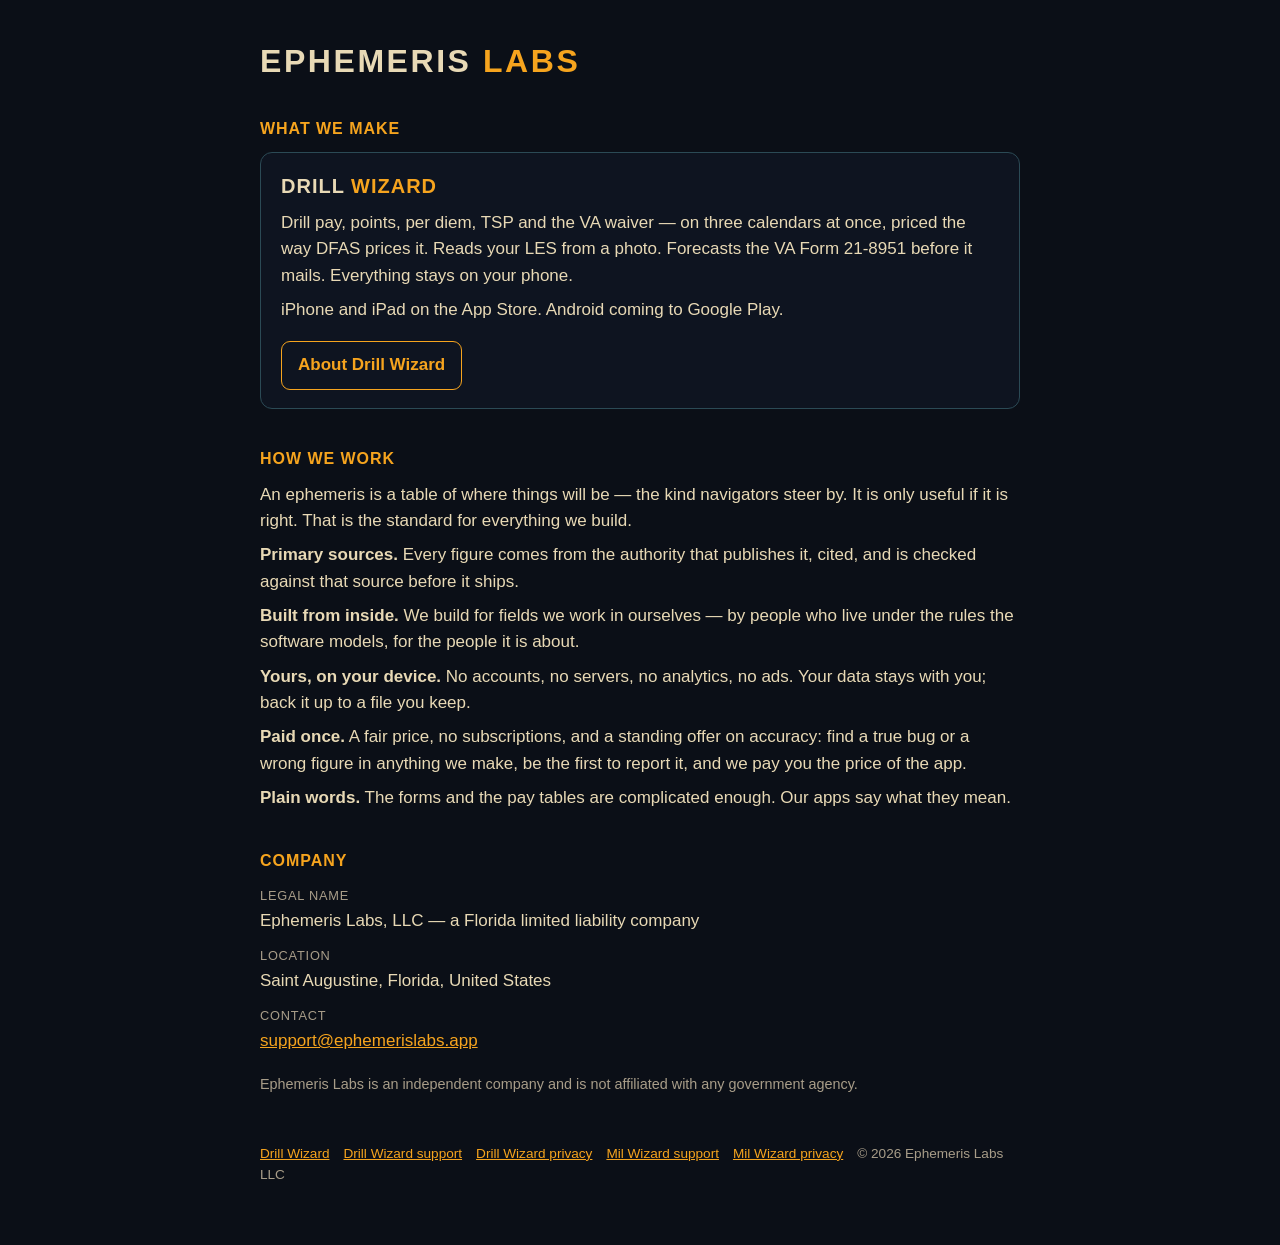
<file: index.html>
<!doctype html>
<html lang="en"><head><meta charset="utf-8"><meta name="viewport" content="width=device-width,initial-scale=1">
<title>Ephemeris Labs LLC</title>
<meta name="description" content="Ephemeris Labs LLC, Saint Augustine, Florida.">
<style>
body{margin:0;background:#0b0f17;color:#e8d9b5;font:17px/1.55 -apple-system,BlinkMacSystemFont,"Segoe UI",Helvetica,Arial,sans-serif}
main{max-width:760px;margin:0 auto;padding:44px 22px 60px}
h1{font-size:2rem;letter-spacing:.08em;text-transform:uppercase;margin:0;line-height:1.1}
h1 b{color:#f6a41e;font-weight:inherit}
.tag{color:#a89d89;font-size:1.05rem;margin:14px 0 34px}
h2{font-size:1rem;letter-spacing:.06em;text-transform:uppercase;color:#f6a41e;margin:38px 0 10px}
p{margin:8px 0}
a{color:#f6a41e}
.product{border:1px solid #2b4a55;border-radius:12px;padding:18px 20px;background:#0e1420}
.product h3{margin:0 0 6px;font-size:1.25rem;letter-spacing:.05em;text-transform:uppercase}
.product h3 b{color:#f6a41e;font-weight:inherit}
.product p{color:#e8d9b5}
.more{display:inline-block;margin-top:10px;padding:10px 16px;border:1px solid #f6a41e;border-radius:9px;text-decoration:none;font-weight:600}
dl{margin:0}dt{color:#a89d89;font-size:.8rem;letter-spacing:.06em;text-transform:uppercase;margin-top:12px}dd{margin:2px 0 0}
footer{margin-top:48px;color:#a89d89;font-size:.85rem}
footer a{margin-right:14px}
</style></head><body><main>
<h1 style="margin-bottom:34px">Ephemeris <b>Labs</b></h1>

<h2>What we make</h2>
<div class="product">
  <h3>Drill <b>Wizard</b></h3>
  <p>Drill pay, points, per diem, TSP and the VA waiver — on three calendars at once, priced the way DFAS prices it. Reads your LES from a photo. Forecasts the VA Form 21-8951 before it mails. Everything stays on your phone.</p>
  <p>iPhone and iPad on the App Store. Android coming to Google Play.</p>
  <a class="more" href="drillwizard.html">About Drill Wizard</a>
</div>

<h2>How we work</h2>
<p>An ephemeris is a table of where things will be — the kind navigators steer by. It is only useful if it is right. That is the standard for everything we build.</p>
<p><strong>Primary sources.</strong> Every figure comes from the authority that publishes it, cited, and is checked against that source before it ships.</p>
<p><strong>Built from inside.</strong> We build for fields we work in ourselves — by people who live under the rules the software models, for the people it is about.</p>
<p><strong>Yours, on your device.</strong> No accounts, no servers, no analytics, no ads. Your data stays with you; back it up to a file you keep.</p>
<p><strong>Paid once.</strong> A fair price, no subscriptions, and a standing offer on accuracy: find a true bug or a wrong figure in anything we make, be the first to report it, and we pay you the price of the app.</p>
<p><strong>Plain words.</strong> The forms and the pay tables are complicated enough. Our apps say what they mean.</p>

<h2>Company</h2>
<dl>
<dt>Legal name</dt><dd>Ephemeris Labs, LLC — a Florida limited liability company</dd>
<dt>Location</dt><dd>Saint Augustine, Florida, United States</dd>
<dt>Contact</dt><dd><a href="mailto:support@ephemerislabs.app">support@ephemerislabs.app</a></dd>
</dl>
<p style="margin-top:18px;color:#a89d89;font-size:.9rem">Ephemeris Labs is an independent company and is not affiliated with any government agency.</p>

<footer><a href="drillwizard.html">Drill Wizard</a><a href="support.html">Drill Wizard support</a><a href="privacy.html">Drill Wizard privacy</a><a href="milwizard-support.html">Mil Wizard support</a><a href="milwizard-privacy.html">Mil Wizard privacy</a>© 2026 Ephemeris Labs LLC</footer>
</main></body></html>
</file>
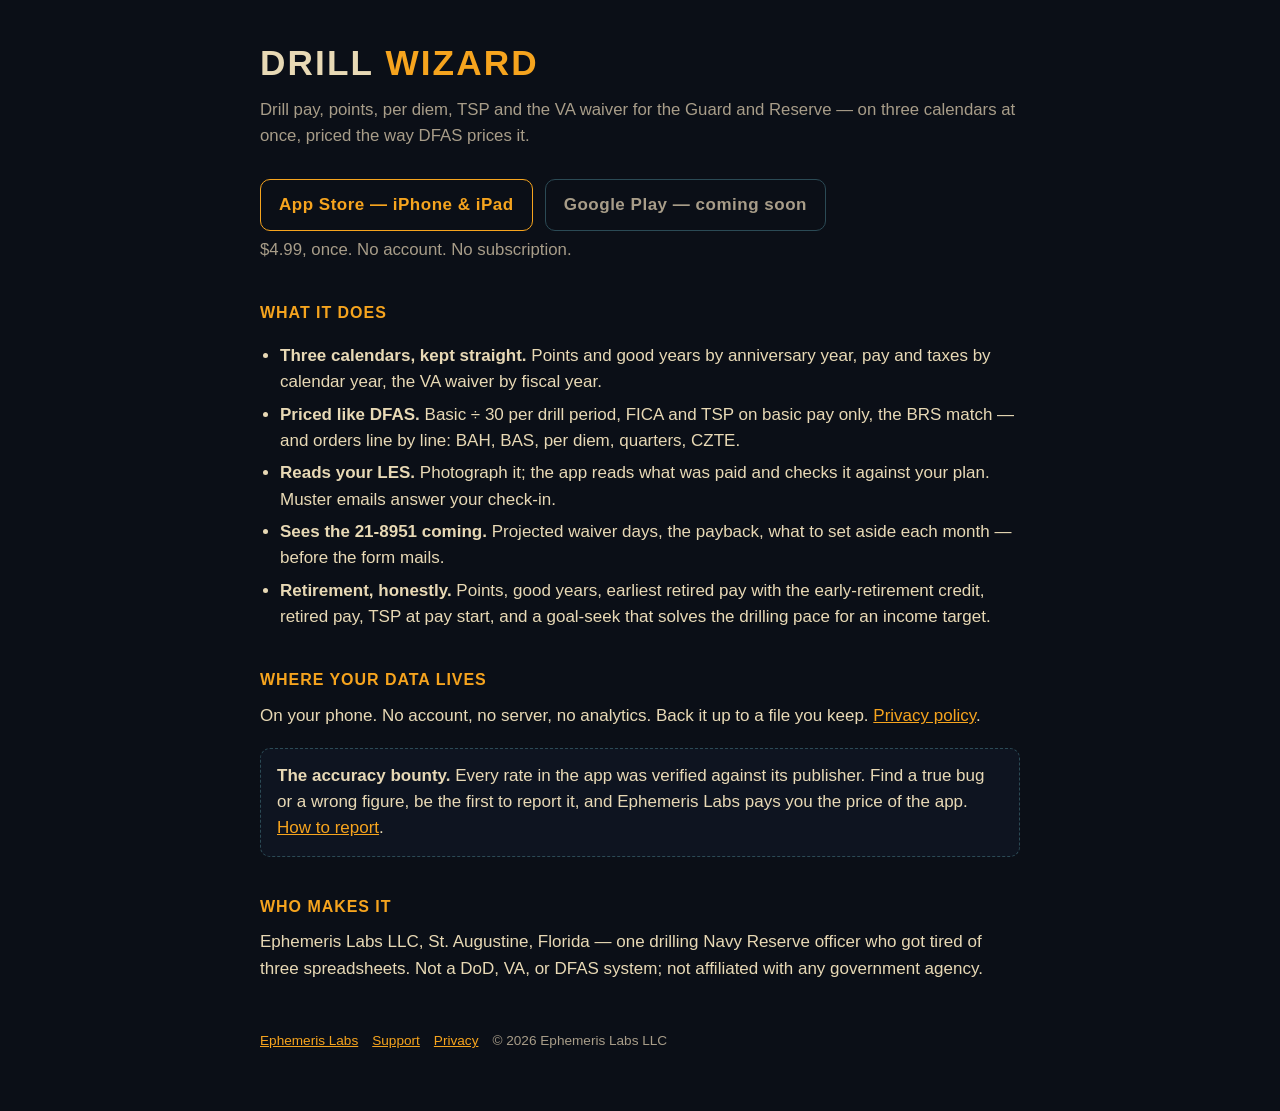
<file: drillwizard.html>
<!doctype html>
<html lang="en"><head><meta charset="utf-8"><meta name="viewport" content="width=device-width,initial-scale=1">
<title>Drill Wizard — drill pay, points, per diem, TSP and the VA waiver for the Guard and Reserve</title>
<meta name="description" content="Drill Wizard prices drill pay the way DFAS does, reads your LES from a photo, and forecasts the VA Form 21-8951 before it mails. Everything stays on your phone.">
<style>
body{margin:0;background:#0b0f17;color:#e8d9b5;font:17px/1.55 -apple-system,BlinkMacSystemFont,"Segoe UI",Helvetica,Arial,sans-serif}
main{max-width:760px;margin:0 auto;padding:44px 22px 60px}
h1{font-size:2.2rem;letter-spacing:.06em;text-transform:uppercase;margin:0;line-height:1.1}
h1 b{color:#f6a41e;font-weight:inherit}
.tag{color:#a89d89;font-size:1.05rem;margin:14px 0 30px}
h2{font-size:1rem;letter-spacing:.06em;text-transform:uppercase;color:#f6a41e;margin:38px 0 10px}
p{margin:8px 0}
a{color:#f6a41e}
ul{padding-left:20px}
li{margin:6px 0}
.stores{display:flex;gap:12px;flex-wrap:wrap;margin:22px 0 6px}
.store{display:inline-block;padding:12px 18px;border:1px solid #f6a41e;border-radius:10px;color:#f6a41e;text-decoration:none;font-weight:600;letter-spacing:.03em}
.store.soon{border-color:#2b4a55;color:#a89d89}
.bounty{border:1px dashed #2b4a55;border-radius:10px;padding:14px 16px;background:#0e1420;margin-top:18px}
footer{margin-top:48px;color:#a89d89;font-size:.85rem}
footer a{margin-right:14px}
</style></head><body><main>
<h1>Drill <b>Wizard</b></h1>
<p class="tag">Drill pay, points, per diem, TSP and the VA waiver for the Guard and Reserve — on three calendars at once, priced the way DFAS prices it.</p>

<div class="stores">
  <a class="store" href="#" id="ios">App Store — iPhone &amp; iPad</a>
  <a class="store soon" href="#" id="android">Google Play — coming soon</a>
</div>
<p class="tag" style="margin-top:6px">$4.99, once. No account. No subscription.</p>

<h2>What it does</h2>
<ul>
<li><strong>Three calendars, kept straight.</strong> Points and good years by anniversary year, pay and taxes by calendar year, the VA waiver by fiscal year.</li>
<li><strong>Priced like DFAS.</strong> Basic ÷ 30 per drill period, FICA and TSP on basic pay only, the BRS match — and orders line by line: BAH, BAS, per diem, quarters, CZTE.</li>
<li><strong>Reads your LES.</strong> Photograph it; the app reads what was paid and checks it against your plan. Muster emails answer your check-in.</li>
<li><strong>Sees the 21-8951 coming.</strong> Projected waiver days, the payback, what to set aside each month — before the form mails.</li>
<li><strong>Retirement, honestly.</strong> Points, good years, earliest retired pay with the early-retirement credit, retired pay, TSP at pay start, and a goal-seek that solves the drilling pace for an income target.</li>
</ul>

<h2>Where your data lives</h2>
<p>On your phone. No account, no server, no analytics. Back it up to a file you keep. <a href="privacy.html">Privacy policy</a>.</p>

<div class="bounty"><strong>The accuracy bounty.</strong> Every rate in the app was verified against its publisher. Find a true bug or a wrong figure, be the first to report it, and Ephemeris Labs pays you the price of the app. <a href="support.html">How to report</a>.</div>

<h2>Who makes it</h2>
<p>Ephemeris Labs LLC, St. Augustine, Florida — one drilling Navy Reserve officer who got tired of three spreadsheets. Not a DoD, VA, or DFAS system; not affiliated with any government agency.</p>

<footer><a href="index.html">Ephemeris Labs</a><a href="support.html">Support</a><a href="privacy.html">Privacy</a>© 2026 Ephemeris Labs LLC</footer>
</main></body></html>
</file>
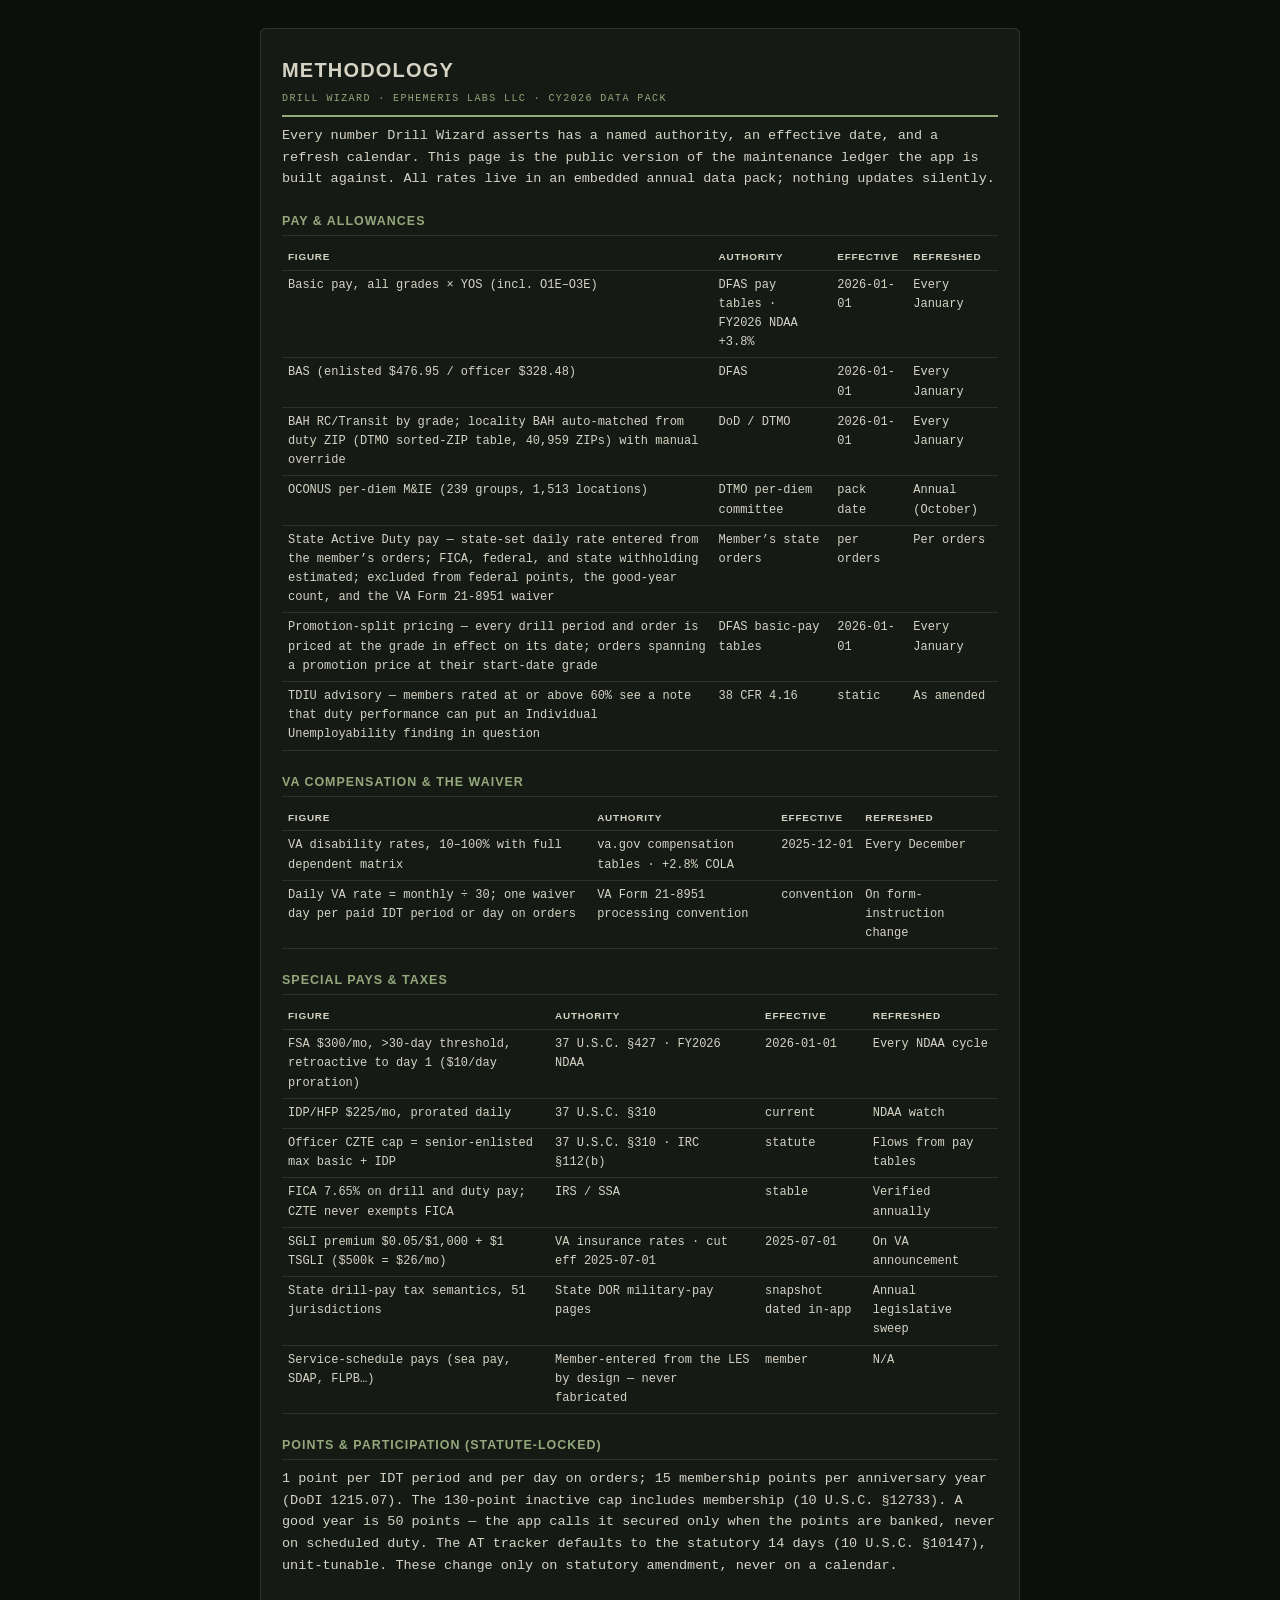
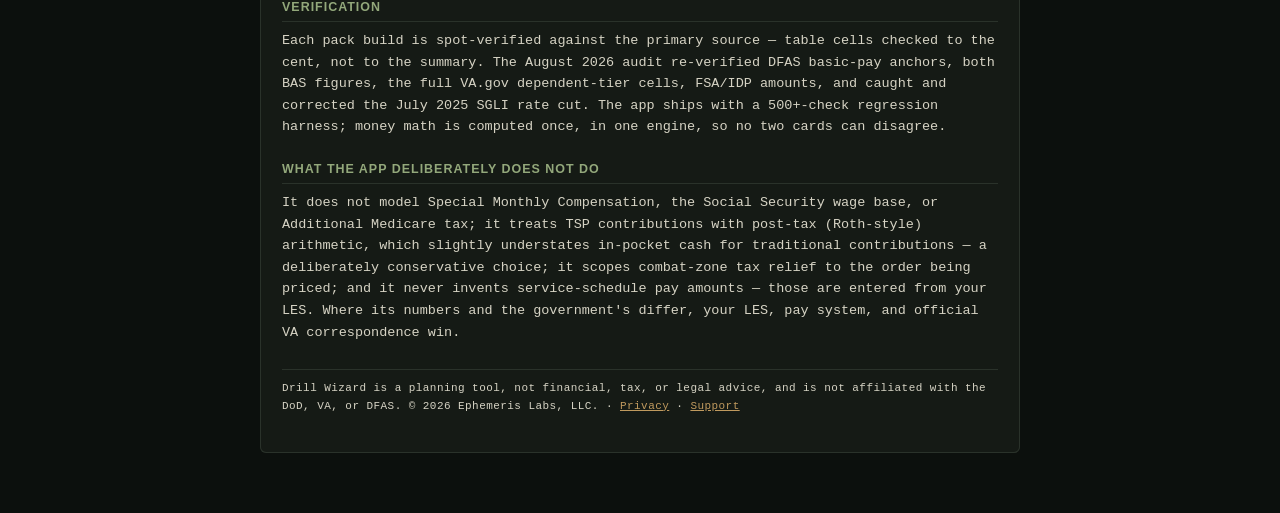
<file: methodology.html>
<!doctype html><html lang="en"><head><meta charset="utf-8">
<meta name="viewport" content="width=device-width,initial-scale=1,viewport-fit=cover">
<title>Methodology — Drill Wizard</title>
<style>
:root{--night:#0C100D;--ink:#D6D3C4;--paper:#151A15;--rule:#2A322A;--rust:#C09A5E;
--mono:ui-monospace,"SF Mono",Menlo,Consolas,monospace;
--disp:-apple-system,"Helvetica Neue",Arial,sans-serif}
*{box-sizing:border-box;margin:0}
body{background:var(--night);font-family:var(--mono);padding:28px 14px 60px;display:flex;flex-direction:column;align-items:center}
.paper{background:var(--paper);color:var(--ink);max-width:760px;width:100%;border-radius:6px;
padding:26px 22px 30px;box-shadow:0 0 0 1px var(--rule) inset;font-size:13.5px;line-height:1.6}
.head{font-family:var(--disp);font-weight:800;letter-spacing:.06em;font-size:1.25rem;text-transform:uppercase;
border-bottom:2px solid var(--ink);padding-bottom:8px}
.head span{display:block;font-family:var(--mono);font-weight:400;font-size:10px;letter-spacing:.14em;margin-top:5px}
h2{font-family:var(--disp);font-weight:800;letter-spacing:.08em;text-transform:uppercase;font-size:.78rem;
margin:22px 0 6px;border-bottom:1px solid var(--ink);padding-bottom:3px}
p{margin:8px 0}
a{color:var(--rust)}
table{width:100%;border-collapse:collapse;margin:8px 0;font-size:12px}
th,td{text-align:left;padding:5px 6px;border-bottom:1px solid var(--rule);vertical-align:top}
th{font-family:var(--disp);font-weight:800;font-size:.62rem;letter-spacing:.08em;text-transform:uppercase}
.foot{margin-top:26px;padding-top:10px;border-top:1px solid var(--rule);font-size:11px;letter-spacing:.04em}
@media print{body{background:#fff;padding:0}.paper{box-shadow:none;background:#fff}}
h2{color:#93A87B;border-bottom-color:#2A322A}
.head{border-bottom-color:#93A87B}
.head span{color:#93A87B}
body > p{color:#5E6B5E}
p.hint{color:#5E6B5E;font-size:11px}
</style></head><body>
<article class="paper">
<div class="head">Methodology<span>DRILL WIZARD · EPHEMERIS LABS LLC · CY2026 DATA PACK</span></div>

<p>Every number Drill Wizard asserts has a named authority, an effective date, and a refresh calendar. This page is the public version of the maintenance ledger the app is built against. All rates live in an embedded annual data pack; nothing updates silently.</p>

<h2>Pay &amp; allowances</h2>
<table><tbody>
<tr><th>Figure</th><th>Authority</th><th>Effective</th><th>Refreshed</th></tr>
<tr><td>Basic pay, all grades × YOS (incl. O1E–O3E)</td><td>DFAS pay tables · FY2026 NDAA +3.8%</td><td>2026-01-01</td><td>Every January</td></tr>
<tr><td>BAS (enlisted $476.95 / officer $328.48)</td><td>DFAS</td><td>2026-01-01</td><td>Every January</td></tr>
<tr><td>BAH RC/Transit by grade; locality BAH auto-matched from duty ZIP (DTMO sorted-ZIP table, 40,959 ZIPs) with manual override</td><td>DoD / DTMO</td><td>2026-01-01</td><td>Every January</td></tr>
<tr><td>OCONUS per-diem M&amp;IE (239 groups, 1,513 locations)</td><td>DTMO per-diem committee</td><td>pack date</td><td>Annual (October)</td></tr>
<tr><td>State Active Duty pay — state-set daily rate entered from the member’s orders; FICA, federal, and state withholding estimated; excluded from federal points, the good-year count, and the VA Form 21-8951 waiver</td><td>Member’s state orders</td><td>per orders</td><td>Per orders</td></tr>
<tr><td>Promotion-split pricing — every drill period and order is priced at the grade in effect on its date; orders spanning a promotion price at their start-date grade</td><td>DFAS basic-pay tables</td><td>2026-01-01</td><td>Every January</td></tr>
<tr><td>TDIU advisory — members rated at or above 60% see a note that duty performance can put an Individual Unemployability finding in question</td><td>38 CFR 4.16</td><td>static</td><td>As amended</td></tr>
</tbody></table>

<h2>VA compensation &amp; the waiver</h2>
<table><tbody>
<tr><th>Figure</th><th>Authority</th><th>Effective</th><th>Refreshed</th></tr>
<tr><td>VA disability rates, 10–100% with full dependent matrix</td><td>va.gov compensation tables · +2.8% COLA</td><td>2025-12-01</td><td>Every December</td></tr>
<tr><td>Daily VA rate = monthly ÷ 30; one waiver day per paid IDT period or day on orders</td><td>VA Form 21-8951 processing convention</td><td>convention</td><td>On form-instruction change</td></tr>
</tbody></table>

<h2>Special pays &amp; taxes</h2>
<table><tbody>
<tr><th>Figure</th><th>Authority</th><th>Effective</th><th>Refreshed</th></tr>
<tr><td>FSA $300/mo, &gt;30-day threshold, retroactive to day 1 ($10/day proration)</td><td>37 U.S.C. §427 · FY2026 NDAA</td><td>2026-01-01</td><td>Every NDAA cycle</td></tr>
<tr><td>IDP/HFP $225/mo, prorated daily</td><td>37 U.S.C. §310</td><td>current</td><td>NDAA watch</td></tr>
<tr><td>Officer CZTE cap = senior-enlisted max basic + IDP</td><td>37 U.S.C. §310 · IRC §112(b)</td><td>statute</td><td>Flows from pay tables</td></tr>
<tr><td>FICA 7.65% on drill and duty pay; CZTE never exempts FICA</td><td>IRS / SSA</td><td>stable</td><td>Verified annually</td></tr>
<tr><td>SGLI premium $0.05/$1,000 + $1 TSGLI ($500k = $26/mo)</td><td>VA insurance rates · cut eff 2025-07-01</td><td>2025-07-01</td><td>On VA announcement</td></tr>
<tr><td>State drill-pay tax semantics, 51 jurisdictions</td><td>State DOR military-pay pages</td><td>snapshot dated in-app</td><td>Annual legislative sweep</td></tr>
<tr><td>Service-schedule pays (sea pay, SDAP, FLPB…)</td><td>Member-entered from the LES by design — never fabricated</td><td>member</td><td>N/A</td></tr>
</tbody></table>

<h2>Points &amp; participation (statute-locked)</h2>
<p>1 point per IDT period and per day on orders; 15 membership points per anniversary year (DoDI 1215.07). The 130-point inactive cap includes membership (10 U.S.C. §12733). A good year is 50 points — the app calls it secured only when the points are banked, never on scheduled duty. The AT tracker defaults to the statutory 14 days (10 U.S.C. §10147), unit-tunable. These change only on statutory amendment, never on a calendar.</p>

<h2>Verification</h2>
<p>Each pack build is spot-verified against the primary source — table cells checked to the cent, not to the summary. The August 2026 audit re-verified DFAS basic-pay anchors, both BAS figures, the full VA.gov dependent-tier cells, FSA/IDP amounts, and caught and corrected the July 2025 SGLI rate cut. The app ships with a 500+-check regression harness; money math is computed once, in one engine, so no two cards can disagree.</p>

<h2>What the app deliberately does not do</h2>
<p>It does not model Special Monthly Compensation, the Social Security wage base, or Additional Medicare tax; it treats TSP contributions with post-tax (Roth-style) arithmetic, which slightly understates in-pocket cash for traditional contributions — a deliberately conservative choice; it scopes combat-zone tax relief to the order being priced; and it never invents service-schedule pay amounts — those are entered from your LES. Where its numbers and the government's differ, your LES, pay system, and official VA correspondence win.</p>

<p class="foot">Drill Wizard is a planning tool, not financial, tax, or legal advice, and is not affiliated with the DoD, VA, or DFAS. © 2026 Ephemeris Labs, LLC. · <a href="privacy.html">Privacy</a> · <a href="support.html">Support</a></p>
</article></body></html>
</file>
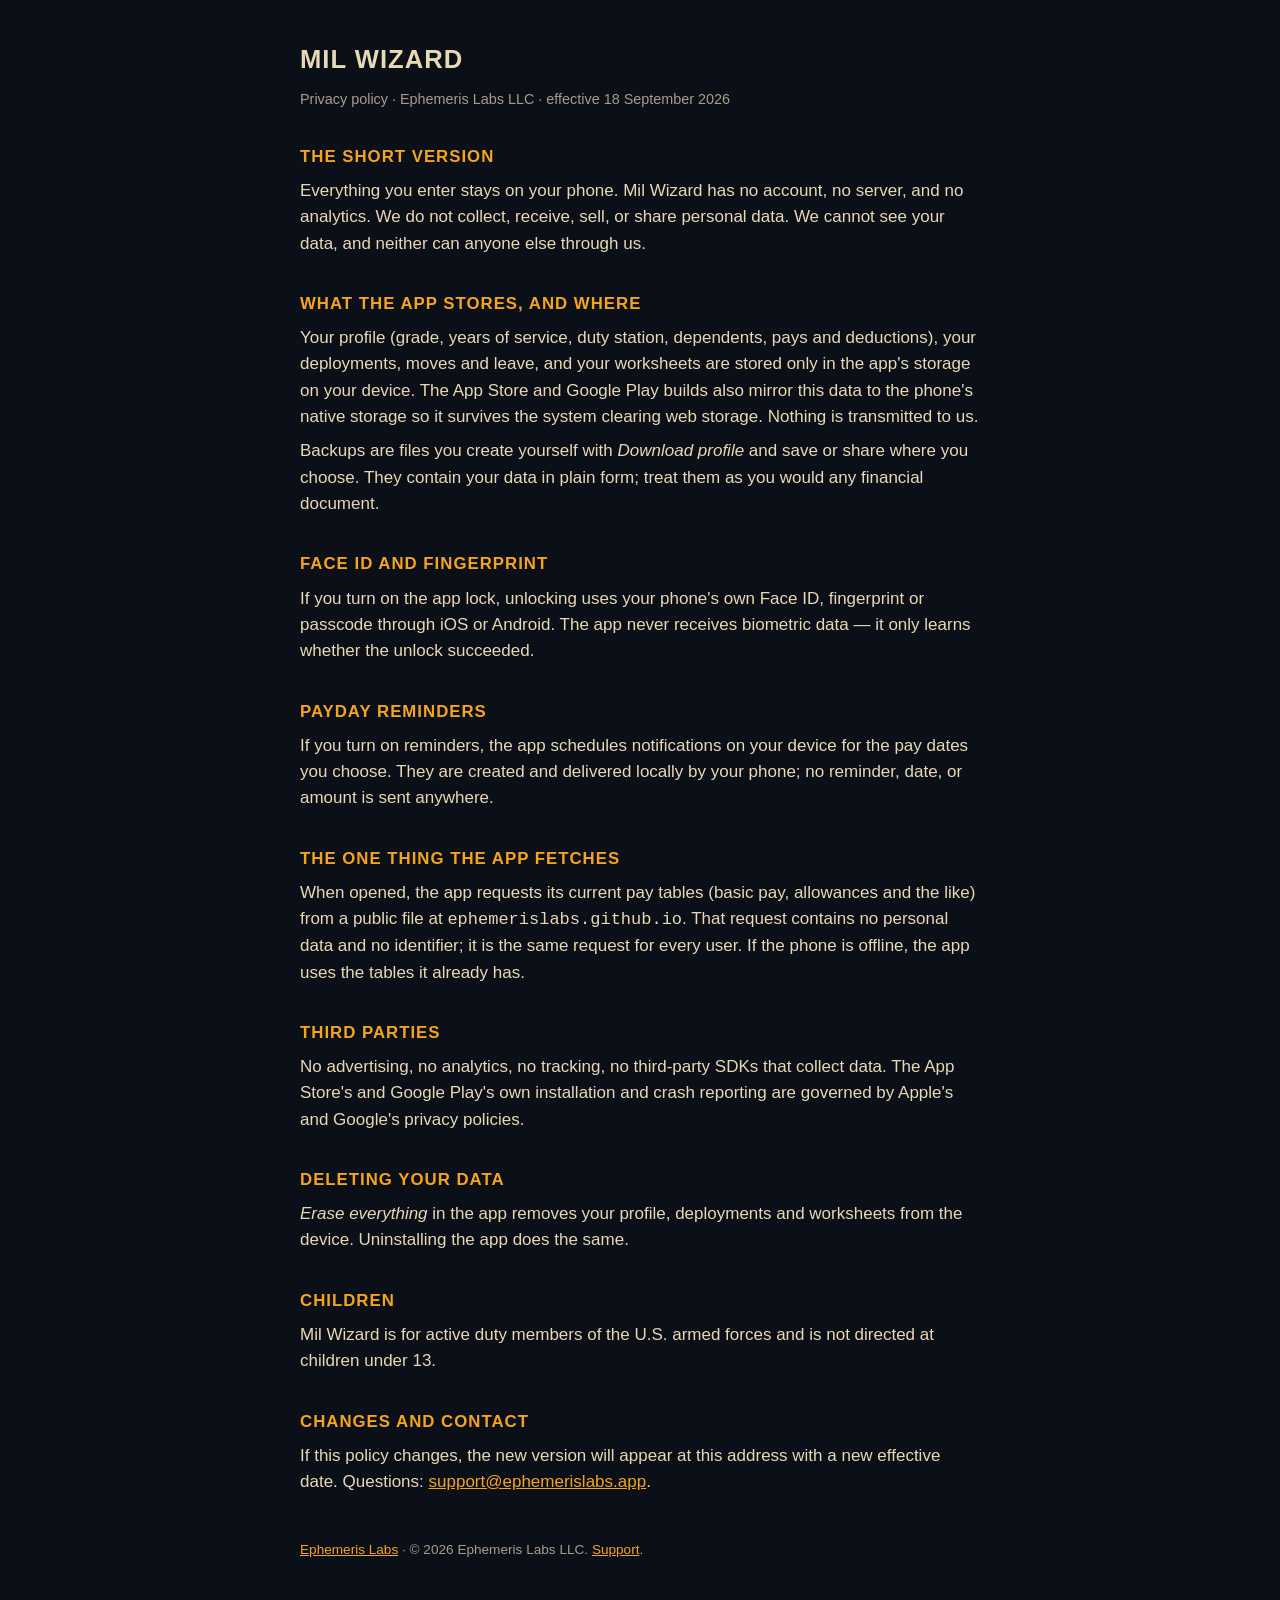
<file: milwizard-privacy.html>
<!doctype html>
<html lang="en"><head><meta charset="utf-8"><meta name="viewport" content="width=device-width,initial-scale=1">
<title>Mil Wizard — Privacy Policy</title>
<style>
body{margin:0;background:#0b0f17;color:#e8d9b5;font:17px/1.55 -apple-system,BlinkMacSystemFont,"Segoe UI",Helvetica,Arial,sans-serif}
main{max-width:680px;margin:0 auto;padding:40px 22px 60px}
h1{font-size:1.6rem;letter-spacing:.04em;text-transform:uppercase;margin:0 0 6px}
h2{font-size:1.05rem;letter-spacing:.06em;text-transform:uppercase;color:#f6a41e;margin:34px 0 8px}
a{color:#f6a41e}
p{margin:8px 0}
.sub{color:#a89d89;font-size:.9rem}
li{margin:4px 0}
footer{margin-top:44px;color:#a89d89;font-size:.85rem}
</style></head><body><main>
<h1>Mil Wizard</h1>
<p class="sub">Privacy policy · Ephemeris Labs LLC · effective 18 September 2026</p>

<h2>The short version</h2>
<p>Everything you enter stays on your phone. Mil Wizard has no account, no server, and no analytics. We do not collect, receive, sell, or share personal data. We cannot see your data, and neither can anyone else through us.</p>

<h2>What the app stores, and where</h2>
<p>Your profile (grade, years of service, duty station, dependents, pays and deductions), your deployments, moves and leave, and your worksheets are stored only in the app's storage on your device. The App Store and Google Play builds also mirror this data to the phone's native storage so it survives the system clearing web storage. Nothing is transmitted to us.</p>
<p>Backups are files you create yourself with <em>Download profile</em> and save or share where you choose. They contain your data in plain form; treat them as you would any financial document.</p>

<h2>Face ID and fingerprint</h2>
<p>If you turn on the app lock, unlocking uses your phone's own Face ID, fingerprint or passcode through iOS or Android. The app never receives biometric data — it only learns whether the unlock succeeded.</p>

<h2>Payday reminders</h2>
<p>If you turn on reminders, the app schedules notifications on your device for the pay dates you choose. They are created and delivered locally by your phone; no reminder, date, or amount is sent anywhere.</p>

<h2>The one thing the app fetches</h2>
<p>When opened, the app requests its current pay tables (basic pay, allowances and the like) from a public file at <code>ephemerislabs.github.io</code>. That request contains no personal data and no identifier; it is the same request for every user. If the phone is offline, the app uses the tables it already has.</p>

<h2>Third parties</h2>
<p>No advertising, no analytics, no tracking, no third-party SDKs that collect data. The App Store's and Google Play's own installation and crash reporting are governed by Apple's and Google's privacy policies.</p>

<h2>Deleting your data</h2>
<p><em>Erase everything</em> in the app removes your profile, deployments and worksheets from the device. Uninstalling the app does the same.</p>

<h2>Children</h2>
<p>Mil Wizard is for active duty members of the U.S. armed forces and is not directed at children under 13.</p>

<h2>Changes and contact</h2>
<p>If this policy changes, the new version will appear at this address with a new effective date. Questions: <a href="mailto:support@ephemerislabs.app">support@ephemerislabs.app</a>.</p>

<footer><a href="index.html">Ephemeris Labs</a> · © 2026 Ephemeris Labs LLC. <a href="milwizard-support.html">Support</a>.</footer>
</main></body></html>
</file>
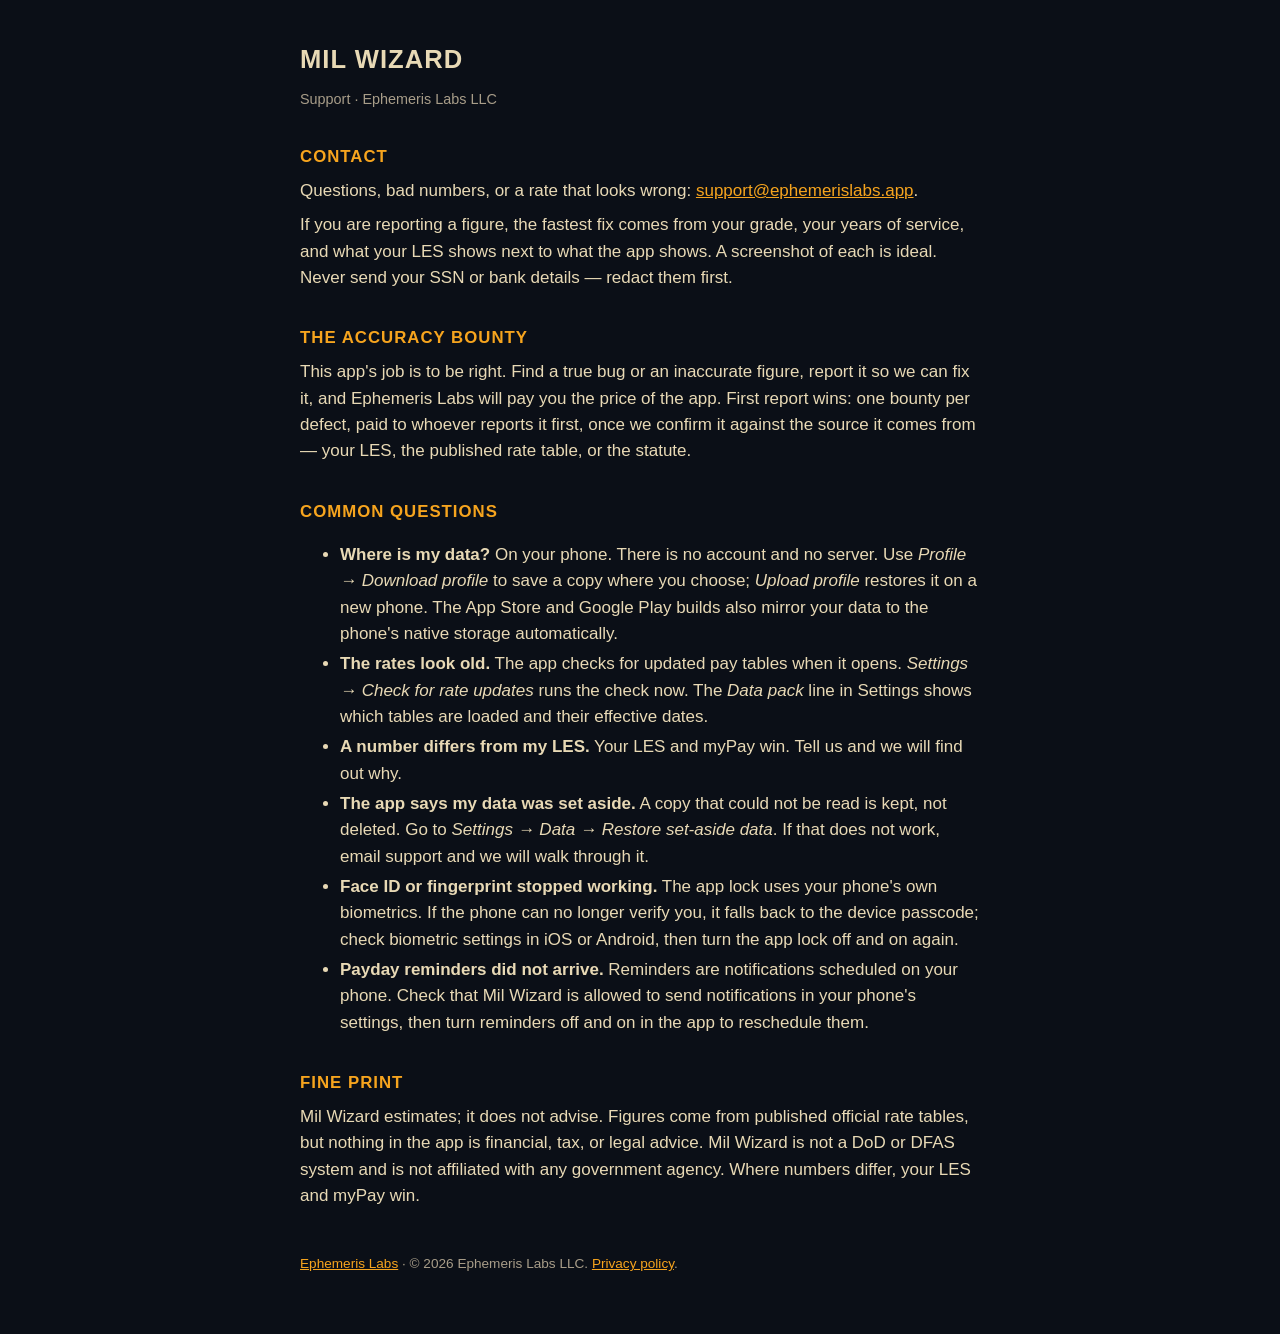
<file: milwizard-support.html>
<!doctype html>
<html lang="en"><head><meta charset="utf-8"><meta name="viewport" content="width=device-width,initial-scale=1">
<title>Mil Wizard — Support</title>
<style>
body{margin:0;background:#0b0f17;color:#e8d9b5;font:17px/1.55 -apple-system,BlinkMacSystemFont,"Segoe UI",Helvetica,Arial,sans-serif}
main{max-width:680px;margin:0 auto;padding:40px 22px 60px}
h1{font-size:1.6rem;letter-spacing:.04em;text-transform:uppercase;margin:0 0 6px}
h2{font-size:1.05rem;letter-spacing:.06em;text-transform:uppercase;color:#f6a41e;margin:34px 0 8px}
a{color:#f6a41e}
p{margin:8px 0}
.sub{color:#a89d89;font-size:.9rem}
li{margin:4px 0}
footer{margin-top:44px;color:#a89d89;font-size:.85rem}
</style></head><body><main>
<h1>Mil Wizard</h1>
<p class="sub">Support · Ephemeris Labs LLC</p>

<h2>Contact</h2>
<p>Questions, bad numbers, or a rate that looks wrong: <a href="mailto:support@ephemerislabs.app">support@ephemerislabs.app</a>.</p>
<p>If you are reporting a figure, the fastest fix comes from your grade, your years of service, and what your LES shows next to what the app shows. A screenshot of each is ideal. Never send your SSN or bank details — redact them first.</p>

<h2>The accuracy bounty</h2>
<p>This app's job is to be right. Find a true bug or an inaccurate figure, report it so we can fix it, and Ephemeris Labs will pay you the price of the app. First report wins: one bounty per defect, paid to whoever reports it first, once we confirm it against the source it comes from — your LES, the published rate table, or the statute.</p>

<h2>Common questions</h2>
<ul>
<li><strong>Where is my data?</strong> On your phone. There is no account and no server. Use <em>Profile → Download profile</em> to save a copy where you choose; <em>Upload profile</em> restores it on a new phone. The App Store and Google Play builds also mirror your data to the phone's native storage automatically.</li>
<li><strong>The rates look old.</strong> The app checks for updated pay tables when it opens. <em>Settings → Check for rate updates</em> runs the check now. The <em>Data pack</em> line in Settings shows which tables are loaded and their effective dates.</li>
<li><strong>A number differs from my LES.</strong> Your LES and myPay win. Tell us and we will find out why.</li>
<li><strong>The app says my data was set aside.</strong> A copy that could not be read is kept, not deleted. Go to <em>Settings → Data → Restore set-aside data</em>. If that does not work, email support and we will walk through it.</li>
<li><strong>Face ID or fingerprint stopped working.</strong> The app lock uses your phone's own biometrics. If the phone can no longer verify you, it falls back to the device passcode; check biometric settings in iOS or Android, then turn the app lock off and on again.</li>
<li><strong>Payday reminders did not arrive.</strong> Reminders are notifications scheduled on your phone. Check that Mil Wizard is allowed to send notifications in your phone's settings, then turn reminders off and on in the app to reschedule them.</li>
</ul>

<h2>Fine print</h2>
<p>Mil Wizard estimates; it does not advise. Figures come from published official rate tables, but nothing in the app is financial, tax, or legal advice. Mil Wizard is not a DoD or DFAS system and is not affiliated with any government agency. Where numbers differ, your LES and myPay win.</p>

<footer><a href="index.html">Ephemeris Labs</a> · © 2026 Ephemeris Labs LLC. <a href="milwizard-privacy.html">Privacy policy</a>.</footer>
</main></body></html>
</file>
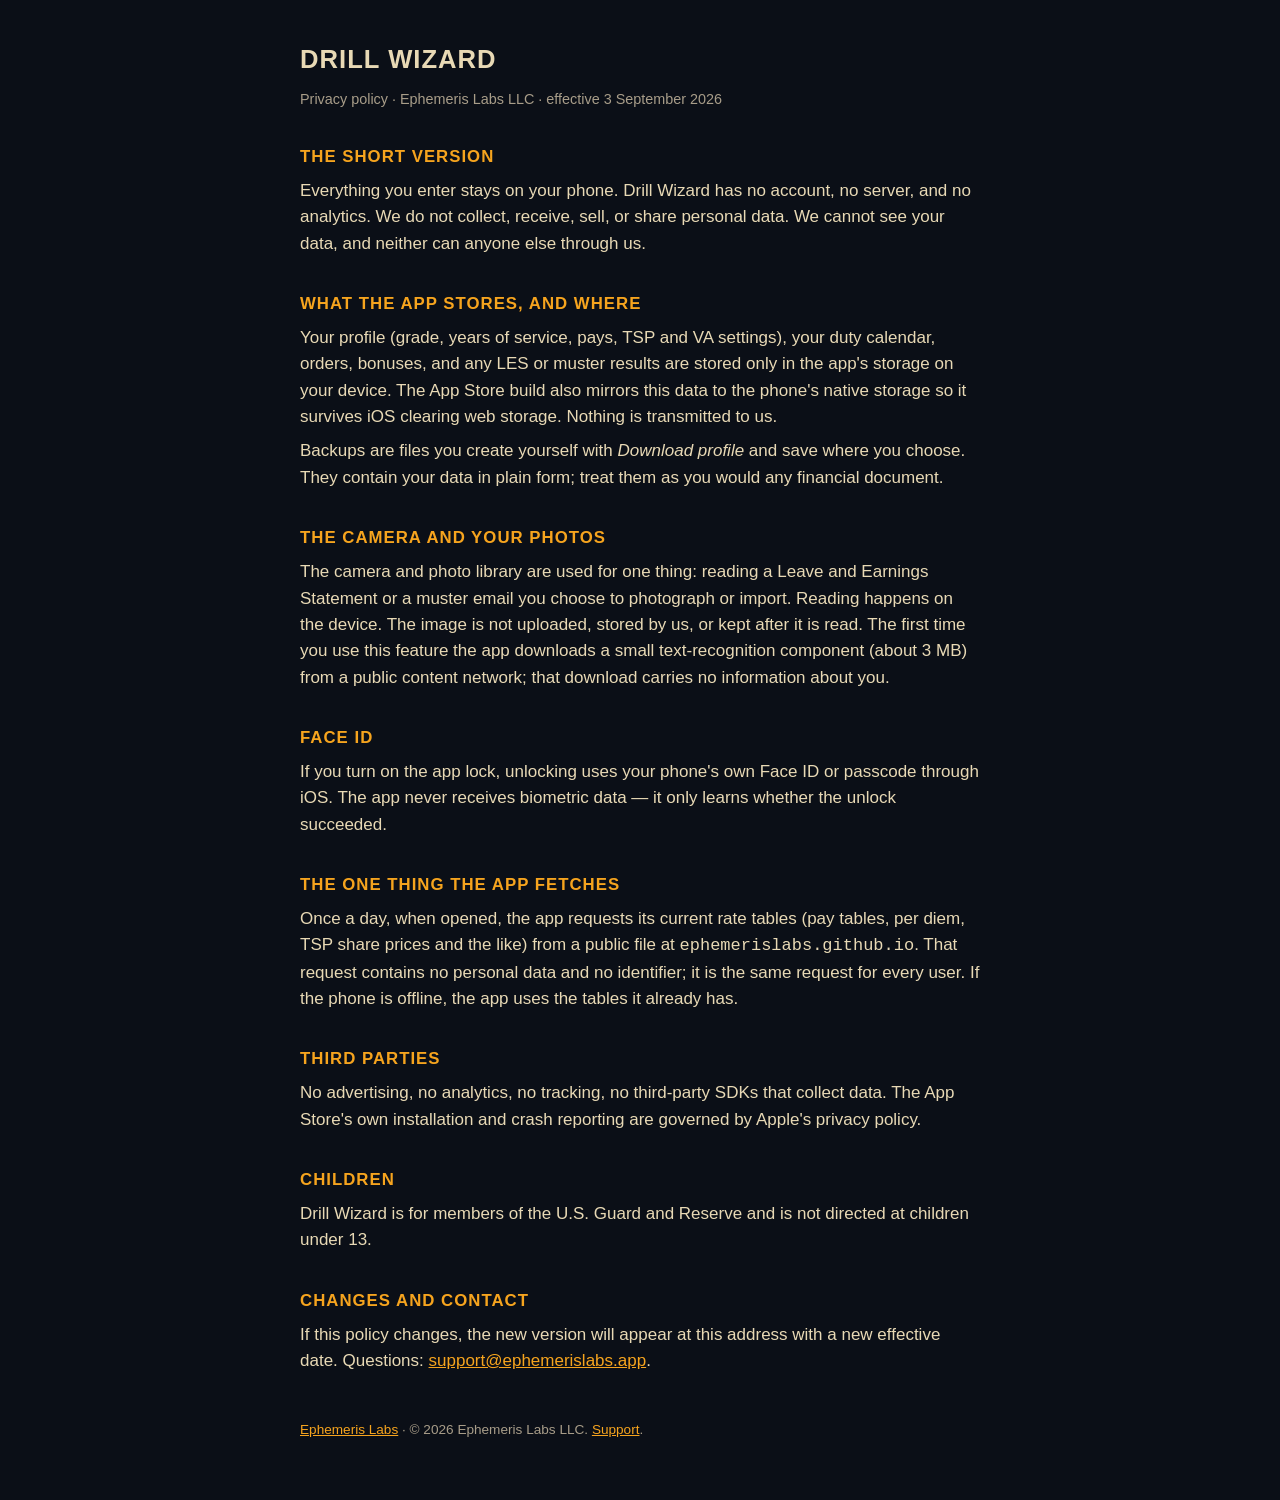
<file: privacy.html>
<!doctype html>
<html lang="en"><head><meta charset="utf-8"><meta name="viewport" content="width=device-width,initial-scale=1">
<title>Drill Wizard — Privacy Policy</title>
<style>
body{margin:0;background:#0b0f17;color:#e8d9b5;font:17px/1.55 -apple-system,BlinkMacSystemFont,"Segoe UI",Helvetica,Arial,sans-serif}
main{max-width:680px;margin:0 auto;padding:40px 22px 60px}
h1{font-size:1.6rem;letter-spacing:.04em;text-transform:uppercase;margin:0 0 6px}
h2{font-size:1.05rem;letter-spacing:.06em;text-transform:uppercase;color:#f6a41e;margin:34px 0 8px}
a{color:#f6a41e}
p{margin:8px 0}
.sub{color:#a89d89;font-size:.9rem}
li{margin:4px 0}
footer{margin-top:44px;color:#a89d89;font-size:.85rem}
</style></head><body><main>
<h1>Drill Wizard</h1>
<p class="sub">Privacy policy · Ephemeris Labs LLC · effective 3 September 2026</p>

<h2>The short version</h2>
<p>Everything you enter stays on your phone. Drill Wizard has no account, no server, and no analytics. We do not collect, receive, sell, or share personal data. We cannot see your data, and neither can anyone else through us.</p>

<h2>What the app stores, and where</h2>
<p>Your profile (grade, years of service, pays, TSP and VA settings), your duty calendar, orders, bonuses, and any LES or muster results are stored only in the app's storage on your device. The App Store build also mirrors this data to the phone's native storage so it survives iOS clearing web storage. Nothing is transmitted to us.</p>
<p>Backups are files you create yourself with <em>Download profile</em> and save where you choose. They contain your data in plain form; treat them as you would any financial document.</p>

<h2>The camera and your photos</h2>
<p>The camera and photo library are used for one thing: reading a Leave and Earnings Statement or a muster email you choose to photograph or import. Reading happens on the device. The image is not uploaded, stored by us, or kept after it is read. The first time you use this feature the app downloads a small text-recognition component (about 3 MB) from a public content network; that download carries no information about you.</p>

<h2>Face ID</h2>
<p>If you turn on the app lock, unlocking uses your phone's own Face ID or passcode through iOS. The app never receives biometric data — it only learns whether the unlock succeeded.</p>

<h2>The one thing the app fetches</h2>
<p>Once a day, when opened, the app requests its current rate tables (pay tables, per diem, TSP share prices and the like) from a public file at <code>ephemerislabs.github.io</code>. That request contains no personal data and no identifier; it is the same request for every user. If the phone is offline, the app uses the tables it already has.</p>

<h2>Third parties</h2>
<p>No advertising, no analytics, no tracking, no third-party SDKs that collect data. The App Store's own installation and crash reporting are governed by Apple's privacy policy.</p>

<h2>Children</h2>
<p>Drill Wizard is for members of the U.S. Guard and Reserve and is not directed at children under 13.</p>

<h2>Changes and contact</h2>
<p>If this policy changes, the new version will appear at this address with a new effective date. Questions: <a href="mailto:support@ephemerislabs.app">support@ephemerislabs.app</a>.</p>

<footer><a href="index.html">Ephemeris Labs</a> · © 2026 Ephemeris Labs LLC. <a href="support.html">Support</a>.</footer>
</main></body></html>
</file>
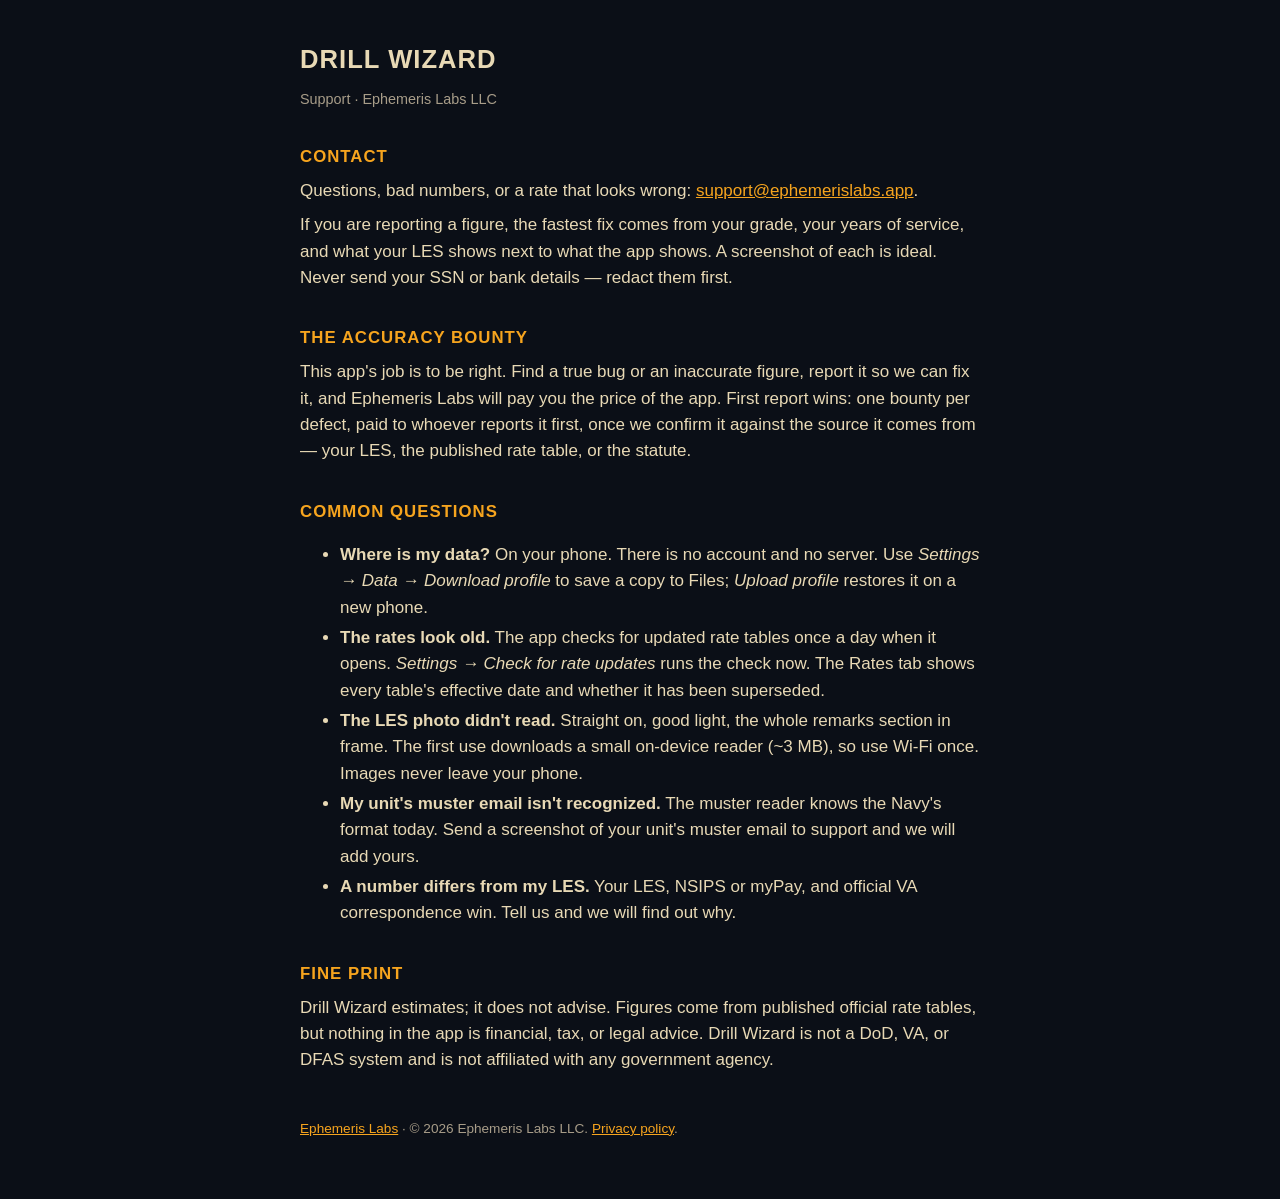
<file: support.html>
<!doctype html>
<html lang="en"><head><meta charset="utf-8"><meta name="viewport" content="width=device-width,initial-scale=1">
<title>Drill Wizard — Support</title>
<style>
body{margin:0;background:#0b0f17;color:#e8d9b5;font:17px/1.55 -apple-system,BlinkMacSystemFont,"Segoe UI",Helvetica,Arial,sans-serif}
main{max-width:680px;margin:0 auto;padding:40px 22px 60px}
h1{font-size:1.6rem;letter-spacing:.04em;text-transform:uppercase;margin:0 0 6px}
h2{font-size:1.05rem;letter-spacing:.06em;text-transform:uppercase;color:#f6a41e;margin:34px 0 8px}
a{color:#f6a41e}
p{margin:8px 0}
.sub{color:#a89d89;font-size:.9rem}
li{margin:4px 0}
footer{margin-top:44px;color:#a89d89;font-size:.85rem}
</style></head><body><main>
<h1>Drill Wizard</h1>
<p class="sub">Support · Ephemeris Labs LLC</p>

<h2>Contact</h2>
<p>Questions, bad numbers, or a rate that looks wrong: <a href="mailto:support@ephemerislabs.app">support@ephemerislabs.app</a>.</p>
<p>If you are reporting a figure, the fastest fix comes from your grade, your years of service, and what your LES shows next to what the app shows. A screenshot of each is ideal. Never send your SSN or bank details — redact them first.</p>

<h2>The accuracy bounty</h2>
<p>This app's job is to be right. Find a true bug or an inaccurate figure, report it so we can fix it, and Ephemeris Labs will pay you the price of the app. First report wins: one bounty per defect, paid to whoever reports it first, once we confirm it against the source it comes from — your LES, the published rate table, or the statute.</p>

<h2>Common questions</h2>
<ul>
<li><strong>Where is my data?</strong> On your phone. There is no account and no server. Use <em>Settings → Data → Download profile</em> to save a copy to Files; <em>Upload profile</em> restores it on a new phone.</li>
<li><strong>The rates look old.</strong> The app checks for updated rate tables once a day when it opens. <em>Settings → Check for rate updates</em> runs the check now. The Rates tab shows every table's effective date and whether it has been superseded.</li>
<li><strong>The LES photo didn't read.</strong> Straight on, good light, the whole remarks section in frame. The first use downloads a small on-device reader (~3 MB), so use Wi-Fi once. Images never leave your phone.</li>
<li><strong>My unit's muster email isn't recognized.</strong> The muster reader knows the Navy's format today. Send a screenshot of your unit's muster email to support and we will add yours.</li>
<li><strong>A number differs from my LES.</strong> Your LES, NSIPS or myPay, and official VA correspondence win. Tell us and we will find out why.</li>
</ul>

<h2>Fine print</h2>
<p>Drill Wizard estimates; it does not advise. Figures come from published official rate tables, but nothing in the app is financial, tax, or legal advice. Drill Wizard is not a DoD, VA, or DFAS system and is not affiliated with any government agency.</p>

<footer><a href="index.html">Ephemeris Labs</a> · © 2026 Ephemeris Labs LLC. <a href="privacy.html">Privacy policy</a>.</footer>
</main></body></html>
</file>
